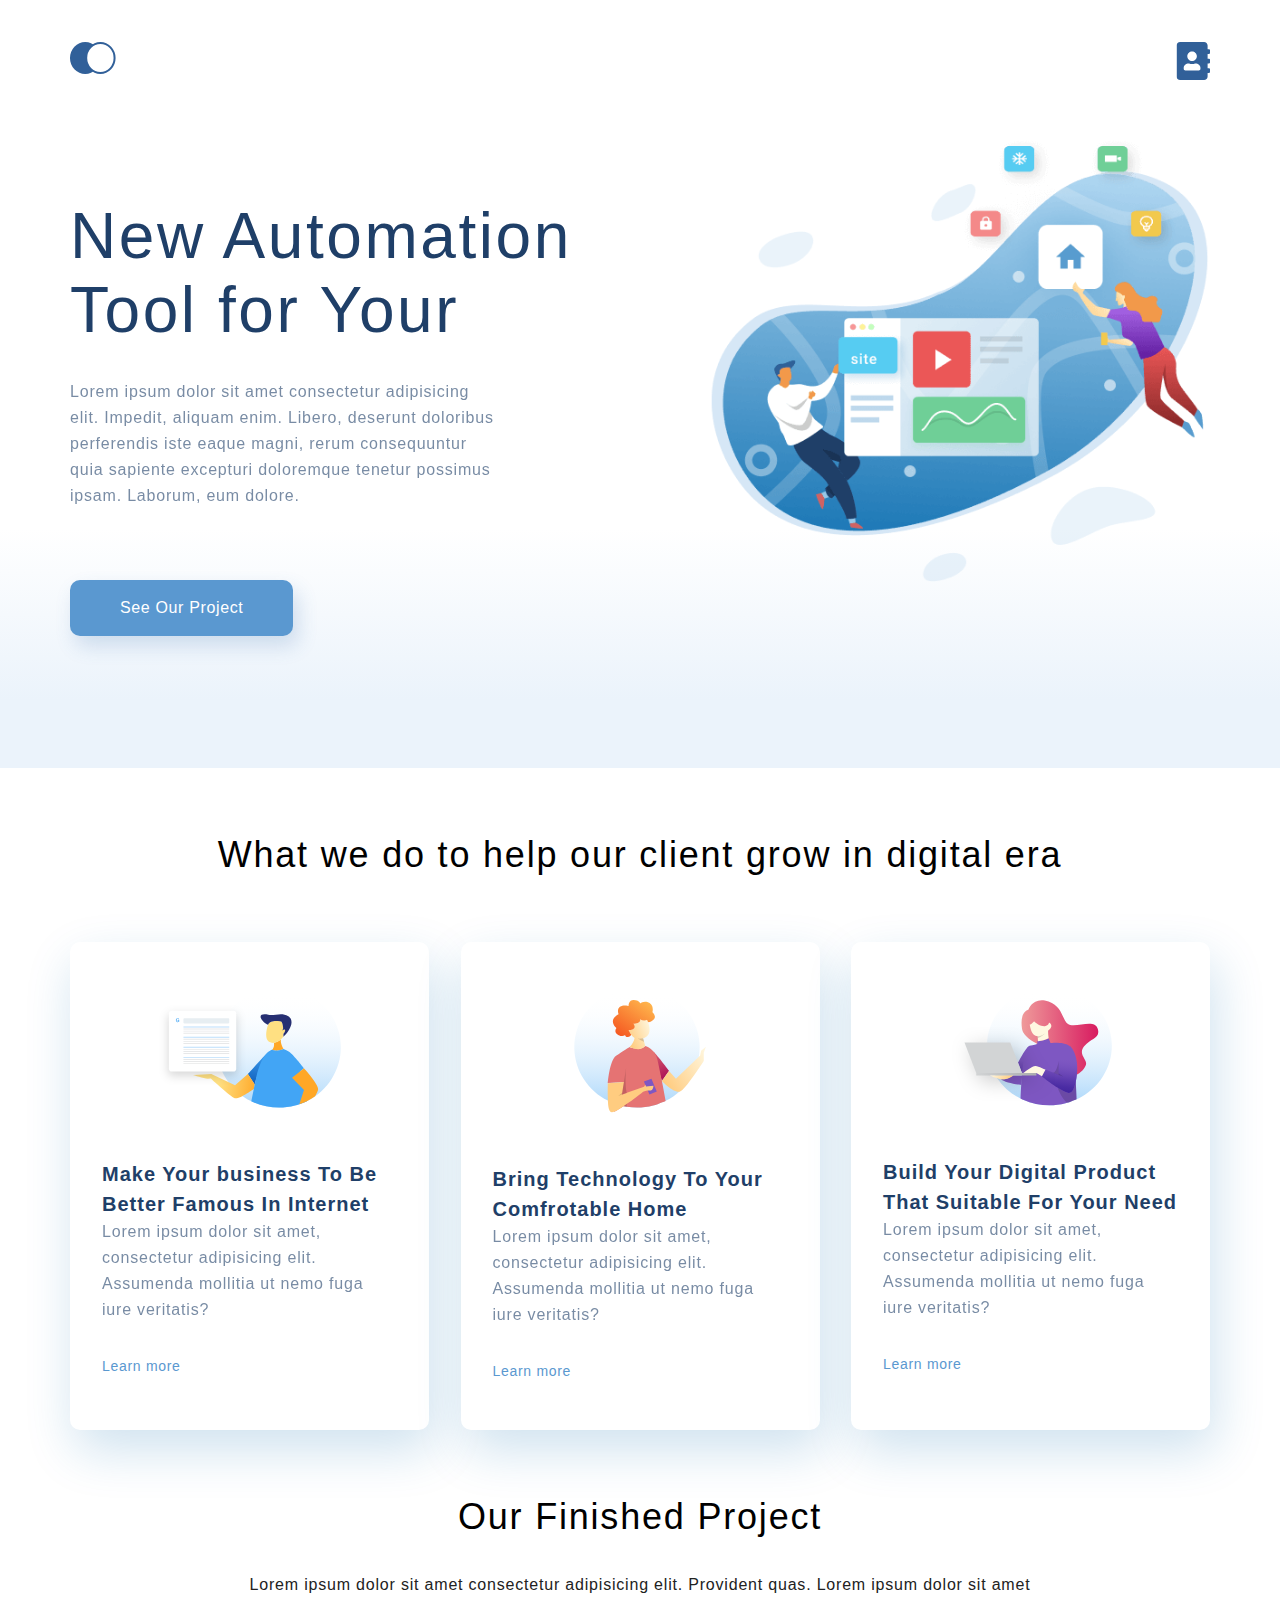
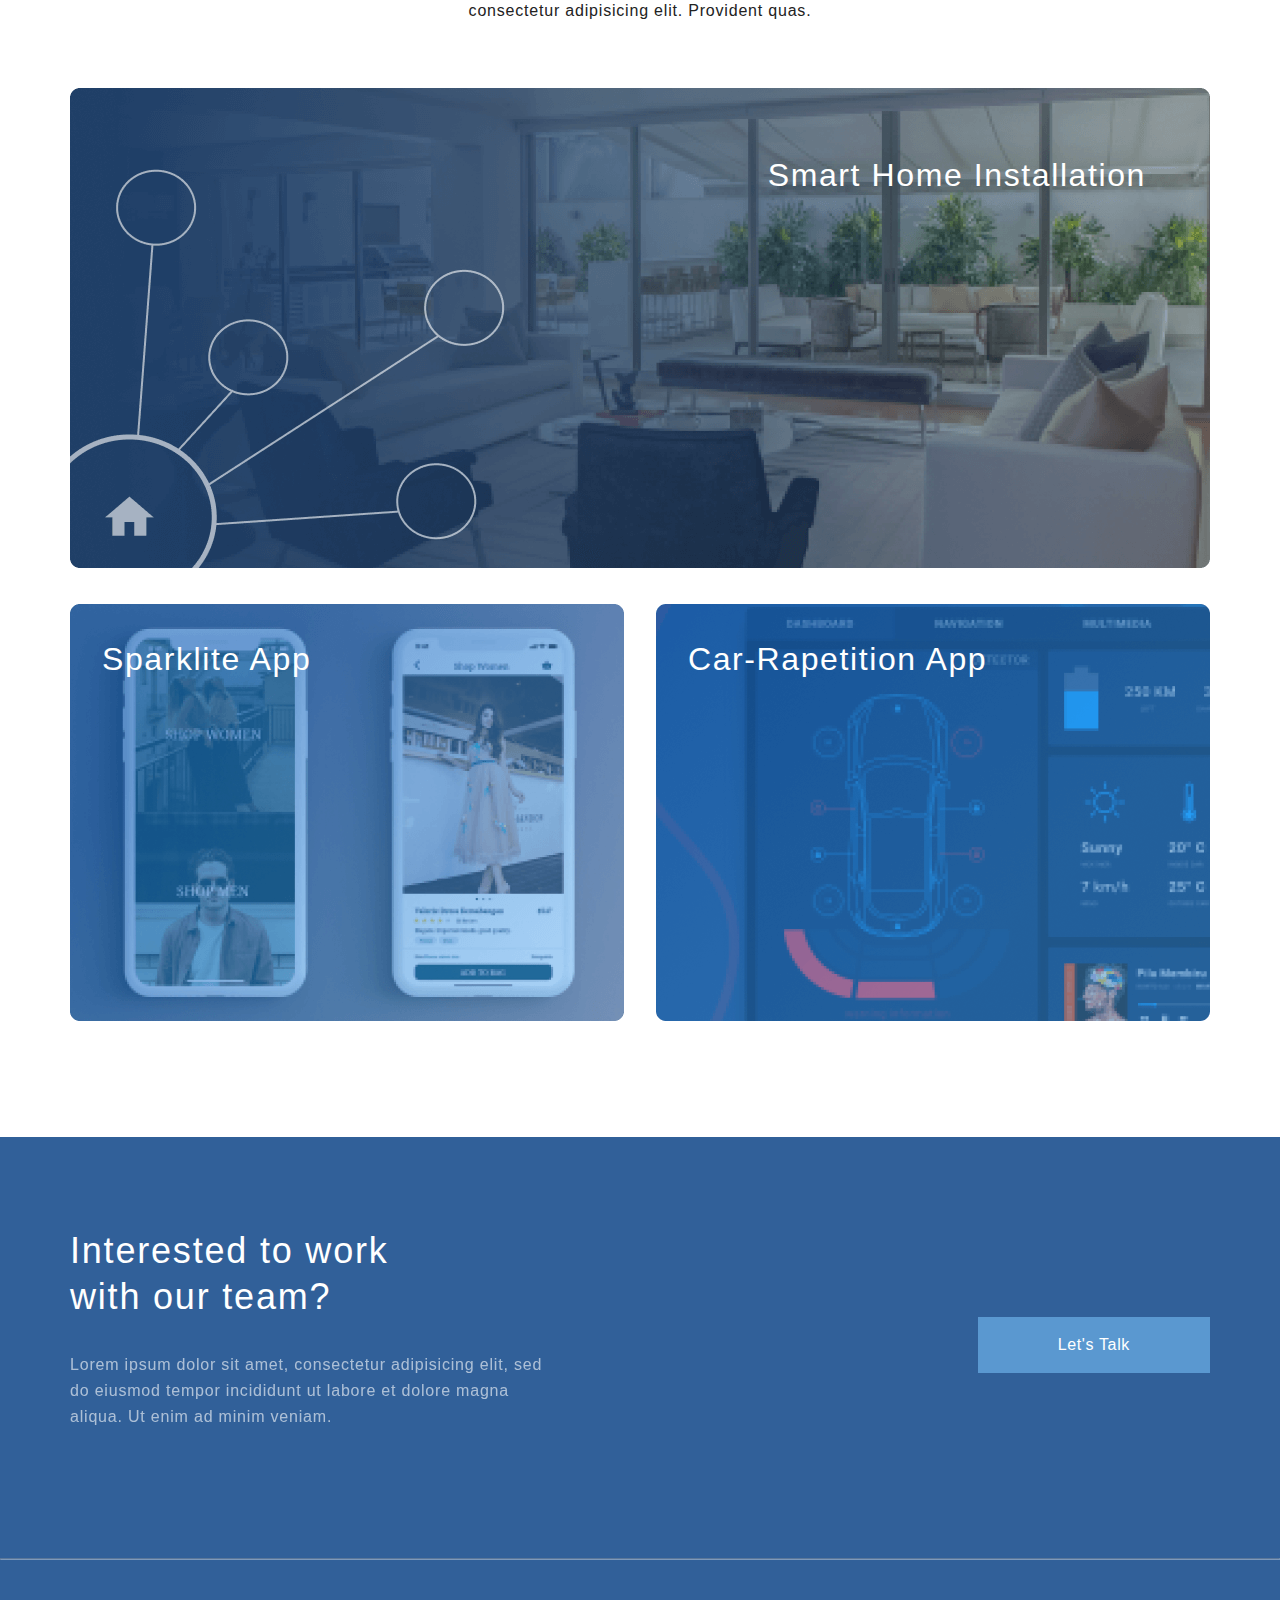
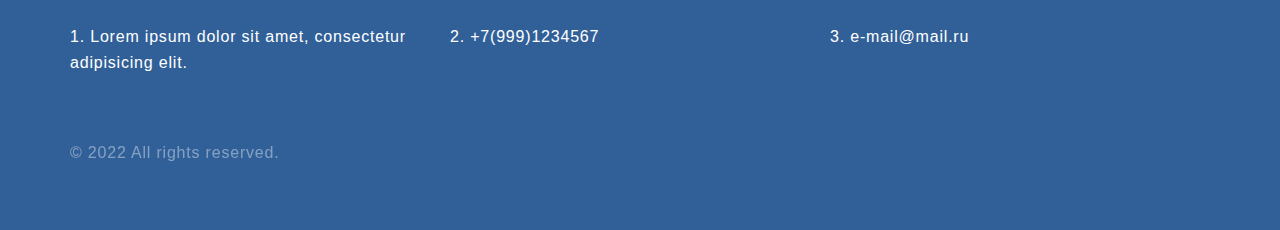
<file: website/index.html>
<!DOCTYPE html>
<html lang="en">

<head>
    <meta charset="UTF-8">
    <meta http-equiv="X-UA-Compatible" content="IE=edge">
    <meta name="viewport" content="width=device-width, initial-scale=1.0">
    <title>Document</title>
    <link rel="stylesheet" href="style.css">
</head>

<body>
    <div class="top">
        <div class="container top__box">
            <ul class="header">
                <li><a href="index.html"><img src="img/symbols/main.svg" alt="main"></a></li>
                <li><a href="contacts.html"><img src="img/symbols/contacts.svg" alt="contacts"></a></li>
            </ul>
            <div class="top_info">
                <h1 class="top_heading">New Automation Tool for Your </h1>
                <p class="text top_text">Lorem ipsum dolor sit amet consectetur adipisicing elit. Impedit, aliquam enim.
                    Libero, deserunt doloribus perferendis iste eaque magni, rerum consequuntur quia sapiente excepturi
                    doloremque tenetur possimus ipsam. Laborum, eum dolore.</p>
                <a href="#" class="top__button">See Our Project</a>
            </div>
        </div>
    </div>
    <div class="what_we_do container">
        <h3 class="heading">What we do to help our client grow in digital era</h3>
        <div class="card-box">
            <div class="card">
                <img class="card_img" src="img/card_1.svg" alt="card_1">
                <h4 class="heading_h4">Make Your business To Be
                    Better Famous In Internet</h4>
                <p class="text">Lorem ipsum dolor sit amet, consectetur adipisicing elit. Assumenda mollitia
                    ut
                    nemo
                    fuga iure veritatis?</p>
                <a class="card__link" href="#">Learn more</a>
            </div>
            <div class="card">
                <img class="card_img" src="img/card_2.svg" alt="card_2">
                <h4 class="heading_h4">Bring Technology To Your
                    Comfrotable Home</h4>
                <p class="text">Lorem ipsum dolor sit amet, consectetur adipisicing elit. Assumenda mollitia
                    ut
                    nemo
                    fuga iure veritatis?</p>
                <a class="card__link" href="#">Learn more</a>
            </div>
            <div class="card">
                <img class="card_img" src="img/card_3.svg" alt="card_3">
                <h4 class="heading_h4">Build Your Digital Product
                    That Suitable For Your Need</h4>
                <p class="text">Lorem ipsum dolor sit amet, consectetur adipisicing elit. Assumenda mollitia
                    ut
                    nemo
                    fuga iure veritatis?</p>
                <a class="card__link" href="#">Learn more</a>
            </div>
        </div>
    </div>
    <div class="project container">
        <h3 class="heading">Our Finished Project</h3>
        <p class="text text_project">Lorem ipsum dolor sit amet consectetur adipisicing elit. Provident quas. Lorem
            ipsum dolor sit amet consectetur adipisicing elit. Provident quas.</p>
        <div class="project__item">
            <img class="project__img" src="img/project_1.png" alt="photo">
            <p class="project__text">Smart Home Installation</p>
        </div>
        <div class="project__parent">
            <div class="project__item project__item_margin">
                <img class="project__img" src="img/project_2.png" alt="photo">
                <p class="project__text project__text__mini">Sparklite App</p>
            </div>
            <div class="project__item">
                <img class="project__img" src="img/project_3.png" alt="photo">
                <p class="project__text project__text__mini">Car-Rapetition App</p>
            </div>
        </div>
    </div>
    <div class="footer footer_box">
        <div class="container container_footer">
            <div class="footer_top">
                <div class="footer_text">
                    <h3 class="heading footer_heading">Interested to work
                        with our team?</h3>
                    <p class="text text_footer">Lorem ipsum dolor sit amet, consectetur adipisicing elit, sed do eiusmod
                        tempor incididunt ut labore et dolore magna aliqua. Ut enim ad minim veniam.
                    </p>
                </div>
                <a class="footer__button" href="#">Let's Talk</a>
            </div>
        </div>
        <hr>
        <div class="container container_footer">
            <div class="footer_bottom">
                <ul class="footer_info">
                    <li class="footer_list" style="flex-grow: 1;">1. Lorem ipsum dolor sit amet, consectetur adipisicing
                        elit.</li>
                    <li class="footer_list" style="flex-grow: 1;">2. +7(999)1234567</li>
                    <li class="footer_list" style="flex-grow: 1;">3. e-mail@mail.ru</li>
                </ul>
                <div class="footer_copy">
                    <p class="text footer_copy_text">&copy; 2022 All rights reserved.</p>
                </div>
            </div>
        </div>
    </div>
</body>

</html>
</file>
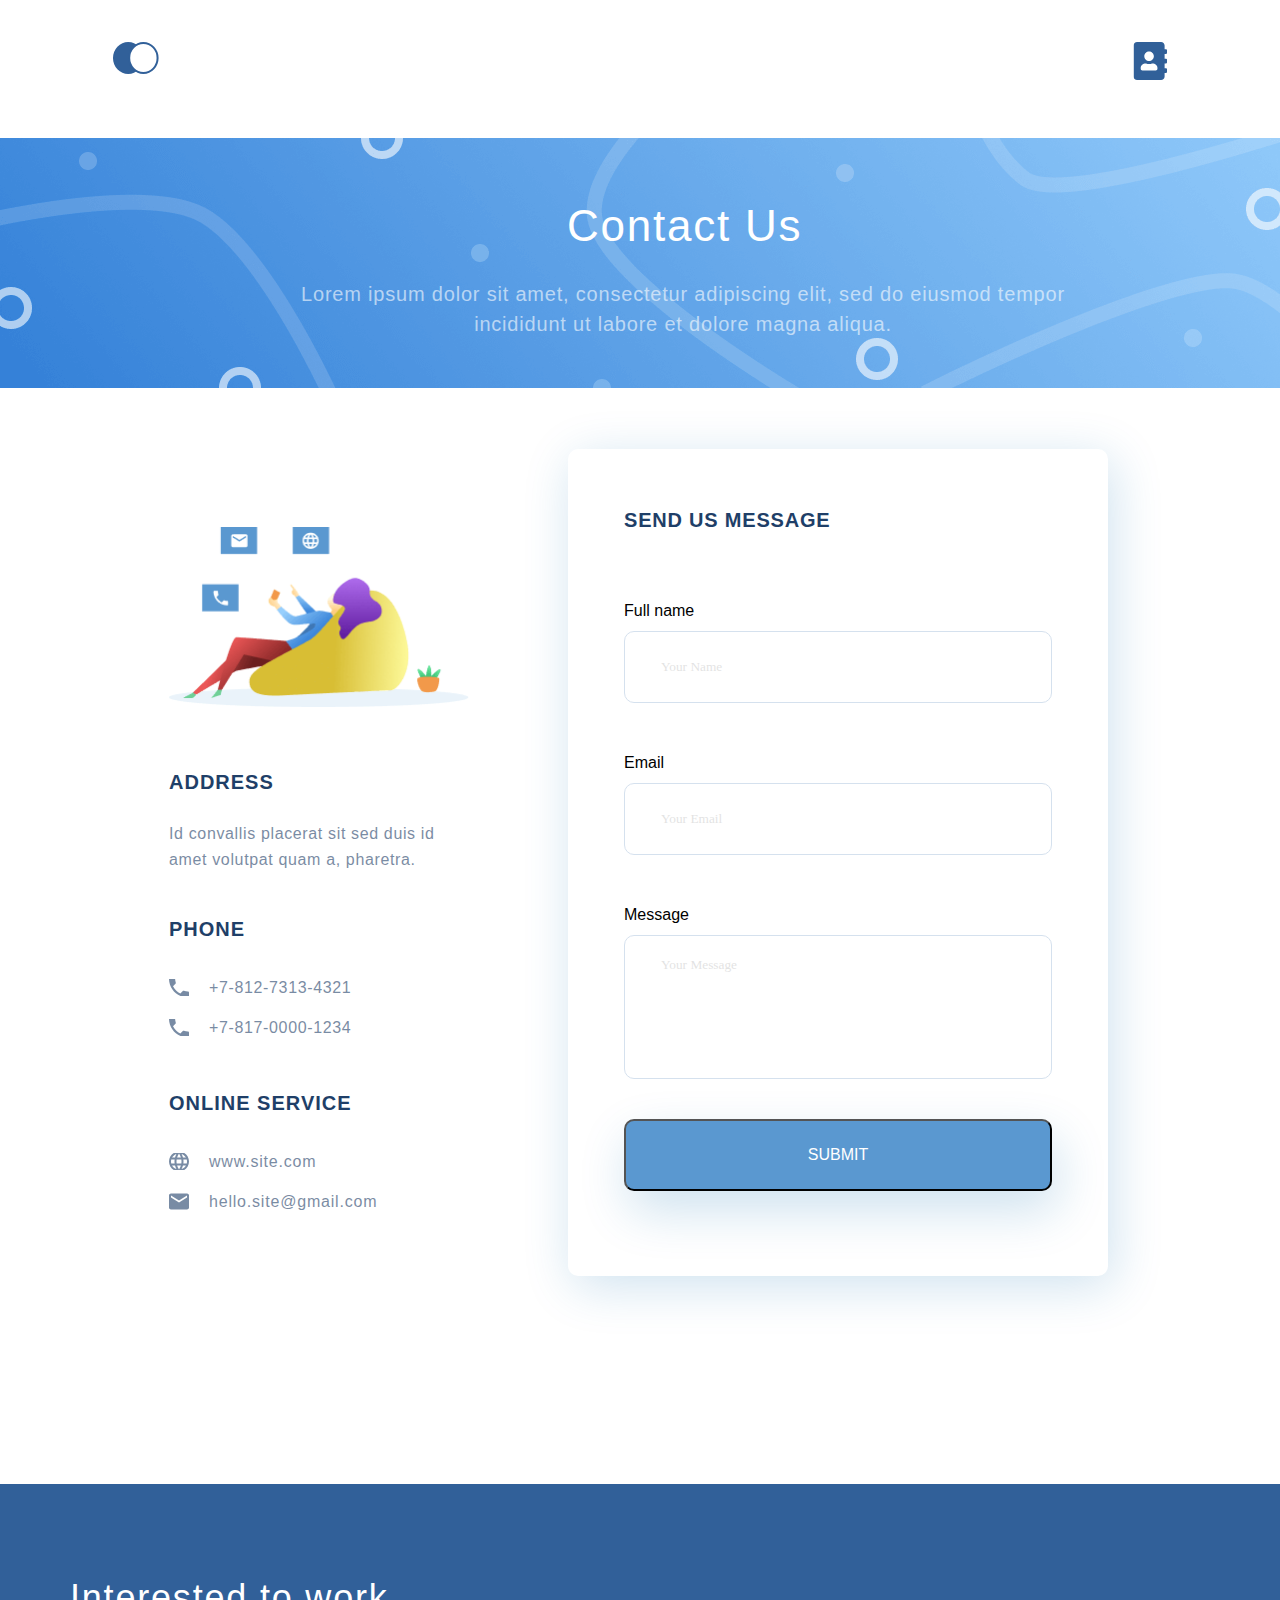
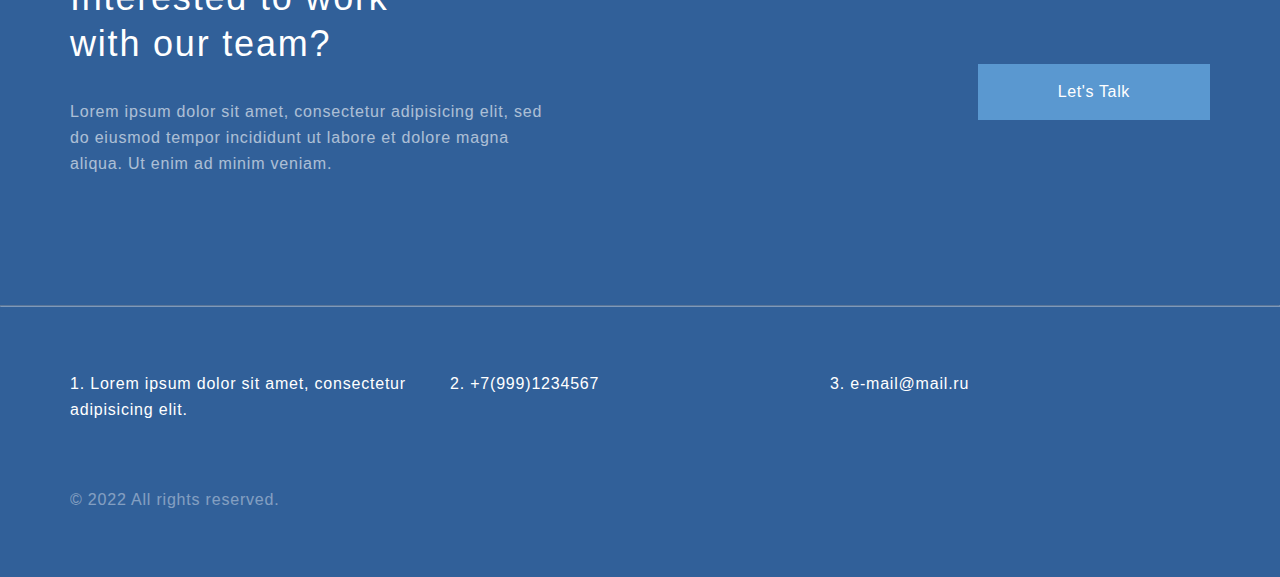
<file: website/contacts.html>
<!DOCTYPE html>
<html lang="en">

<head>
    <meta charset="UTF-8">
    <meta http-equiv="X-UA-Compatible" content="IE=edge">
    <meta name="viewport" content="width=device-width, initial-scale=1.0">
    <title>Document</title>
    <link rel="stylesheet" href="style.css">
</head>

<body>
    <div class="top_contacts">
        <div class="container_contacts">
            <ul class="header_contacts">
                <li><a href="index.html"><img src="img/symbols/main.svg" alt="main"></a></li>
                <li><a href="contacts.html"><img src="img/symbols/contacts.svg" alt="contacts"></a></li>
            </ul>
            <div class="top_info_contacts">
                <img class="project_img_contacts" src="img/top_contacts.png" alt="photo">
                <h1 class="top_heading_contacts">
                    Contact Us
                </h1>
                <p class="top_text_contacts">Lorem ipsum dolor sit amet, consectetur adipiscing elit, sed do eiusmod
                    tempor incididunt ut labore et dolore magna aliqua. </p>
            </div>
        </div>
    </div>

    <form action="#" class="container main">
        <div class="contacts_info">
            <img class="contacts__img" src="img/logo_contacts.png" alt="photo" width="200">
            <h4 class="heading_h4">ADDRESS</h4>
            <p class="text paragraph">Id convallis placerat sit sed duis id amet volutpat quam a, pharetra.</p>
            <h4 class="heading_h4">PHONE</h4>
            <ul class="text paragraph_call">
                <li><a href="+781273134321" class="call">+7-812-7313-4321</a></li>
                <li><a href="+781700001234" class="call">+7-817-0000-1234</a></li>
            </ul>
            <h4 class="heading_h4">ONLINE SERVICE</h4>
            <ul class="text paragraph_mail">
                <li><a href="www.site.com" class="site_com">www.site.com</a></li>
                <li><a href="hello.site@gmail.com" class="mail">hello.site@gmail.com</a></li>
            </ul>
        </div>
        <div class="form">
            <h4 class="heading_h4 send_massage">SEND US MESSAGE</h4>
            Full name<br>
            <input class="input_text" type="text" placeholder="Your Name">
            <br>
            Email<br>
            <input class="input_text" type="email" placeholder="Your Email">
            <br>
            Message<br>
            <textarea class="input_text i_t_m" rows="5" placeholder="Your Message"></textarea>
            <br>
            <button class="btn" type="submit">SUBMIT</button>
        </div>
    </form>
    <div class="container map">
        <script async
            src="https://api-maps.yandex.ru/services/constructor/1.0/js/?um=constructor%3A037211aaf0cd827c6a35f2c1fed6eccfc11a28fd0dfe7edfb4369b5866873d6c&amp;height=480&amp;lang=ru_RU&amp;width=940&amp;scroll=true">
            </script>
    </div>
    <div class="footer footer_box">
        <div class="container container_footer">
            <div class="footer_top">
                <div class="footer_text">
                    <h3 class="heading footer_heading">Interested to work
                        with our team?</h3>
                    <p class="text text_footer">Lorem ipsum dolor sit amet, consectetur adipisicing elit, sed do eiusmod
                        tempor incididunt ut labore et dolore magna aliqua. Ut enim ad minim veniam.
                    </p>
                </div>
                <a class="footer__button" href="#">Let's Talk</a>
            </div>
        </div>
        <hr>
        <div class="container container_footer">
            <div class="footer_bottom">
                <ul class="footer_info">
                    <li class="footer_list" style="flex-grow: 1;">1. Lorem ipsum dolor sit amet, consectetur adipisicing
                        elit.</li>
                    <li class="footer_list" style="flex-grow: 1;">2. +7(999)1234567</li>
                    <li class="footer_list" style="flex-grow: 1;">3. e-mail@mail.ru</li>
                </ul>
                <div class="footer_copy">
                    <p class="text footer_copy_text">&copy; 2022 All rights reserved.</p>
                </div>
            </div>
        </div>
    </div>
</body>

</html>
</file>
<file: website/style.css>
* {
    margin: 0;
    padding: 0
}

.container {
    max-width: 1140px;
    margin: 0 auto;
}

.container_contacts {
    max-width: 1366px;
    margin: 0 auto;
}

.top__box {
    display: flex;
    flex-direction: column;
    height: 100%;
}

.top {
    min-height: 768px;
    background: linear-gradient(0deg, #EBF3FB 8.84%, rgba(152, 195, 232, 0) 31.12%);
}

.header {
    display: flex;
    justify-content: space-between;
    list-style-type: none;
    padding-top: 42px;
}

.header_contacts {
    display: flex;
    justify-content: space-between;
    list-style-type: none;
    padding-top: 42px;
    margin-left: 113px;
    margin-right: 113px;
}

.top_info {
    padding-top: 115px;
    flex-grow: 1;
    background-image: url(img/top_info.png);
    background-repeat: no-repeat;
    background-position: right center;
    background-size: 44%;
}

.top_info_contacts {
    padding-top: 54px;
    position: relative;
    flex-grow: 1;
}

.top_heading {
    width: 510px;
    font-size: 64px;
    color: #1F3F68;
    font-weight: 300;
    line-height: 74px;
    letter-spacing: 0.04em;
    margin-bottom: 32px;
}

.top_heading_contacts {
    font-size: 44px;
    color: #FFFFFF;
    font-weight: 500;
    line-height: 74px;
    letter-spacing: 0.04em;
    text-align: center;
    position: absolute;
    top: 105px;
    left: 567px;
}

.top_text {
    width: 425px;
}

.top_text_contacts {
    width: 780px;
    left: 293px;
    top: 195px;
    font-style: normal;
    font-weight: 400;
    font-size: 20px;
    line-height: 30px;
    text-align: center;
    letter-spacing: 0.04em;
    color: rgba(255, 255, 255, 0.6);
    position: absolute;
}

.top__button {
    font-size: 16px;
    line-height: 26px;
    text-align: center;
    letter-spacing: 0.04em;
    color: #FFFFFF;
    background: #5A98D0;
    box-shadow: 5px 10px 20px rgba(53, 110, 173, 0.2);
    border-radius: 10px;
    padding: 15px 50px;
    text-decoration: none;
    display: inline-block;
    margin-top: 71px;
}

.card-box {
    display: flex;
    justify-content: space-between;
    padding-top: 64px;
    padding-bottom: 64px;
}

.card {
    width: 359px;
    padding: 44px 32px;
    box-sizing: border-box;
    box-shadow: 5px 20px 50px rgba(16, 112, 177, 0.2);
    border-radius: 10px;
    background-color: #FFFFFF;
    display: flex;
    flex-direction: column;
}

.card_img {
    align-self: center;
    margin-bottom: 51px;
}

.card__link {
    font-size: 14px;
    line-height: 30px;
    letter-spacing: 0.05em;
    color: #5A98D0;
    text-decoration: none;
    margin-top: 28px;
}

.footer_info {
    display: flex;
    justify-content: space-between;
    margin-top: 64px;
    list-style-type: none;
    font-size: 16px;
    line-height: 26px;
    letter-spacing: 0.05em;
    color: #FFFFFF;
}

.main {
    display: flex;
}

.project__img {
    width: 100%;
}

.project__parent {
    display: flex;
    justify-content: space-between;
    margin-top: 32px;
}

.project__item {
    position: relative;
    flex-grow: 1;
}

.project__item_margin {
    margin-right: 32px;
}

.project__text {
    font-size: 32px;
    line-height: 46px;
    text-align: right;
    letter-spacing: 0.05em;
    color: #FFFFFF;
    position: absolute;
    top: 64px;
    right: 64px;
}

.project__text__mini {
    text-align: left;
    top: 32px;
    left: 32px;
    right: auto;
}

body {
    font-family: sans-serif
}

.text {
    font-size: 16px;
    line-height: 26px;
    color: #1F3F68;
    letter-spacing: 0.05em;
    opacity: 0.6;
}

.text_project {
    width: 75%;
    margin: 32px auto 64px;
    color: #222222;
    opacity: 1;
    text-align: center;
}

.paragraph {
    letter-spacing: 0.04em;
    width: 299px;
    height: 53px;
    padding-top: 24px;
    padding-bottom: 40px;
    list-style-type: none;
}

.paragraph_call {
    line-height: 2.5;
    letter-spacing: 0.04em;
    width: 299px;
    padding-top: 24px;
    padding-bottom: 40px;
    list-style-type: none;
}

.call {
    padding-left: 40px;
    background-image: url("img/symbols/call.svg");
    background-position: left center;
    background-size: 20px 20px;
    background-repeat: no-repeat;
    text-decoration: none;
    color: #1F3F68;
}

.paragraph_mail {
    letter-spacing: 0.05em;
    width: 299px;
    padding-top: 24px;
    list-style-type: none;
    line-height: 2.5;
}

.site_com,
.mail {
    padding-left: 40px;
    background-image: url("img/symbols/web.svg");
    background-position: left center;
    background-size: 20px 20px;
    background-repeat: no-repeat;
    text-decoration: none;
    color: #1F3F68;
}

.mail {
    background-image: url("img/symbols/mail.svg");
}

.heading_contacts {
    font-weight: 500;
    font-size: 44px;
    text-align: center;
}

.what_we_do {
    padding-top: 64px;
}

.heading {
    font-size: 36px;
    text-align: center;
    font-weight: 300;
    line-height: 46px;
    letter-spacing: 0.05em;
}

.heading_h4 {
    font-size: 20px;
    line-height: 30px;
    color: #1F3F68;
    letter-spacing: 0.05em;
}

.input_text {
    border: 1px solid #356EAD;
    box-sizing: border-box;
    border-radius: 10px;
    opacity: 0.2;
    width: 428px;
    height: 72px;
    display: flex;
    flex-direction: column;
    padding-left: 36px;
    padding-right: 20px;
    resize: none;
    font-family: 'Roboto';
}

.i_t_m {
    height: 144px;
    padding-top: 21px;
}

.btn {
    background: #5A98D0;
    box-shadow: 5px 20px 50px rgba(16, 112, 177, 0.2);
    border-radius: 10px;
    font-weight: 500;
    font-size: 16px;
    line-height: 26px;
    text-align: center;
    color: #FFFFFF;
    text-transform: uppercase;
    width: 428px;
    height: 72px;
}

.footer {
    background: #316099;
    padding-top: 91px;
    padding-bottom: 64px;
    margin-top: 112px;
}

.footer_top {
    padding-bottom: 96px;
    display: flex;
    justify-content: space-between;
    align-items: center;
}

.footer_text {
    width: 495px;
}

.footer_heading {
    width: 340px;
    color: #FFFFFF;
    text-align: left;
    margin-bottom: 32px;
}

.text_footer {
    color: #FFFFFF;
    width: 495px;
    text-align: left;
    margin-bottom: 32px;
}

.footer__button {
    font-size: 16px;
    line-height: 26px;
    text-align: center;
    letter-spacing: 0.04em;
    color: #FFFFFF;
    padding: 15px 80px;
    background: #5A98D0;
    text-decoration: none;
    display: block;
}

hr {
    opacity: 0.4;
}

.footer_copy {
    margin-top: 64px;
}

.footer_copy_text {
    font-size: 16px;
    line-height: 26px;
    letter-spacing: 0.05em;
    color: #FFFFFF;
    opacity: 0.4;
}

.contacts_info {
    margin: 135px 99px 150px;
}

.contacts__img {
    width: 300px;
    left: 212px;
    padding-bottom: 56px;
}

.form {
    background: #FFFFFF;
    box-shadow: 5px 10px 50px rgba(16, 112, 177, 0.2);
    border-radius: 10px;
    padding: 56px 56px 48px;
    line-height: 2.5;
    margin: 57px 0 96px;
}

.send_massage {
    letter-spacing: 0.04em;
    padding-bottom: 56px;
}

.map {
    padding-left: 200px;
}

.footer_list {
    width: 360px;
    padding-right: 32px;
    box-sizing: border-box;
    display: flex;
    flex-direction: column;
}

@media (max-width: 1024px) {
    .container {
        padding-left: 32px;
        padding-right: 32px;
    }

    .container_footer {
        padding-left: 124px;
        padding-right: 124px;
    }

    .top_info {
        background-position: right 280px;
    }

    .card-box {
        flex-direction: column;
        align-items: center;
    }

    .card {
        margin-bottom: 32px;
    }

    .footer__button {
        padding: 6px 30px;
    }

    .footer_text,
    .text_footer {
        width: 336px;
        /*padding-right: 51px;*/
    }

    .text_footer {
        margin-bottom: 0;
    }

    .header_contacts {
        padding-top: 18px;
        margin-left: 32px;
        margin-right: 32px;
    }

    .top_info_contacts {
        overflow: hidden;
        /*width: 1366px;*/
        height: 250px;
    }

    .project_img_contacts {
        position: absolute;
        top: 50%;
        left: 25%;
        transform: translate(-50%, -50%);
        object-fit: cover;
        padding-top: 49px;
    }

    .top_heading_contacts,
    .top_text_contacts {
        width: 520px;
        left: 124px;
        top: 0;
        padding-top: 96px;
    }

    .top_text_contacts {
        padding-top: 186px;
    }

    .main {
        display: flex;
        flex-direction: column;
        padding-left: 124px;
        padding-right: 124px;
    }

    .contacts_info {
        margin: 64px 99px;
    }

    .form {
        margin: 0 0 64px;
    }

    .input_text,
    .btn {
        width: 412px;
    }

    .map {
        padding-left: 0px;
        padding-right: 0px;
    }

    .map iframe {
        width: 100%;
    }

    .footer {
        padding-top: 47px;
        padding-bottom: 32px;
        margin-top: 64px
    }

    .footer_info {
        display: flex;
        flex-direction: column;
        margin-top: 64px;
    }

    .footer_list {
        margin-bottom: 25px;
    }

    .footer_top {
        padding-bottom: 64px;
    }

    .footer_copy {
        margin-top: 39px;
        margin-bottom: 32px;
    }
}

@media (max-width: 667px) {
    .header {
        padding-top: 24px;
    }

    .header_contacts {
        padding-top: 18px;
        margin-left: 16px;
        margin-right: 16px;
    }

    .top {
        min-height: 376px;
        padding-bottom: 41px;
        box-sizing: border-box;
    }

    .top_info {
        padding-top: 36px;
        display: flex;
        flex-direction: column;
        align-items: center;
        background-image: none;
    }

    .project_img_contacts {
        left: 10%;
    }

    .top_heading_contacts,
    .top_text_contacts {
        width: 340px;
        left: 17px;
        padding-top: 138px;
        font-size: 16px;
    }

    .top_heading_contacts {
        padding-top: 78px;
        font-size: 24px;
    }

    .top_heading {
        width: 100%;
        font-size: 32px;
        line-height: 37px;
        margin-bottom: 12px;
        text-align: center;
    }

    .top_text {
        width: 100%;
        text-align: center;
    }

    .top__button {
        font-size: 12px;
        line-height: 26px;
        padding: 0 8px;
    }

    .heading {
        font-size: 24px;
        line-height: 28px;
    }

    .what_we_do {
        padding-top: 48px;
    }

    .card-box {
        padding-top: 32px;
    }

    .card {
        width: 100%;
    }

    .text_project {
        width: 100%;
    }

    .project__text {
        font-size: 16px;
        line-height: 19px;
        top: 16px;
        right: 16px;
    }

    .project__text__mini {
        left: 16px;
    }

    .project__parent {
        flex-direction: column;
        margin-top: 16px;
    }

    .project__item_margin {
        margin-right: 0;
        margin-bottom: 16px;
    }

    .main {
        padding-left: 17px;
        padding-right: 17px;
    }

    .contacts_info {
        margin: 46px 23px;
    }

    .form {
        padding: 56px 35px 48px;
    }

    .input_text,
    .btn {
        width: 271px;
    }

    .footer_box {
        display: flex;
        flex-direction: column;
        height: 100%;
        padding-top: 0px;
        padding-bottom: 0px;
        margin-top: 64px;
    }

    .container_footer {
        padding-left: 0px;
        padding-right: 0px;
    }

    .footer_top {
        padding-bottom: 0px;
        margin: 18px auto 32px;
        display: flex;
        flex-direction: column;
    }

    .text_footer {
        width: auto;
        margin: 32px 16px 41px;
        color: #FFFFFF;
        opacity: 0.6;
        text-align: center;
        display: block;
    }

    .footer_text {
        width: 343px;
    }

    .footer_heading {
        width: auto;
        text-align: center;
        display: block;
    }

    .footer__button {
        padding: 10px 40px;
    }

    .footer_info {
        display: flex;
        flex-direction: column;
        margin-top: 32px;
    }

    .footer_list {
        margin-bottom: 18px;
        padding-left: 16px;
    }

    .footer_copy {
        margin: 19px auto 32px;
    }

    .footer_copy_text {
        padding-left: 16px;
    }
}
</file>
